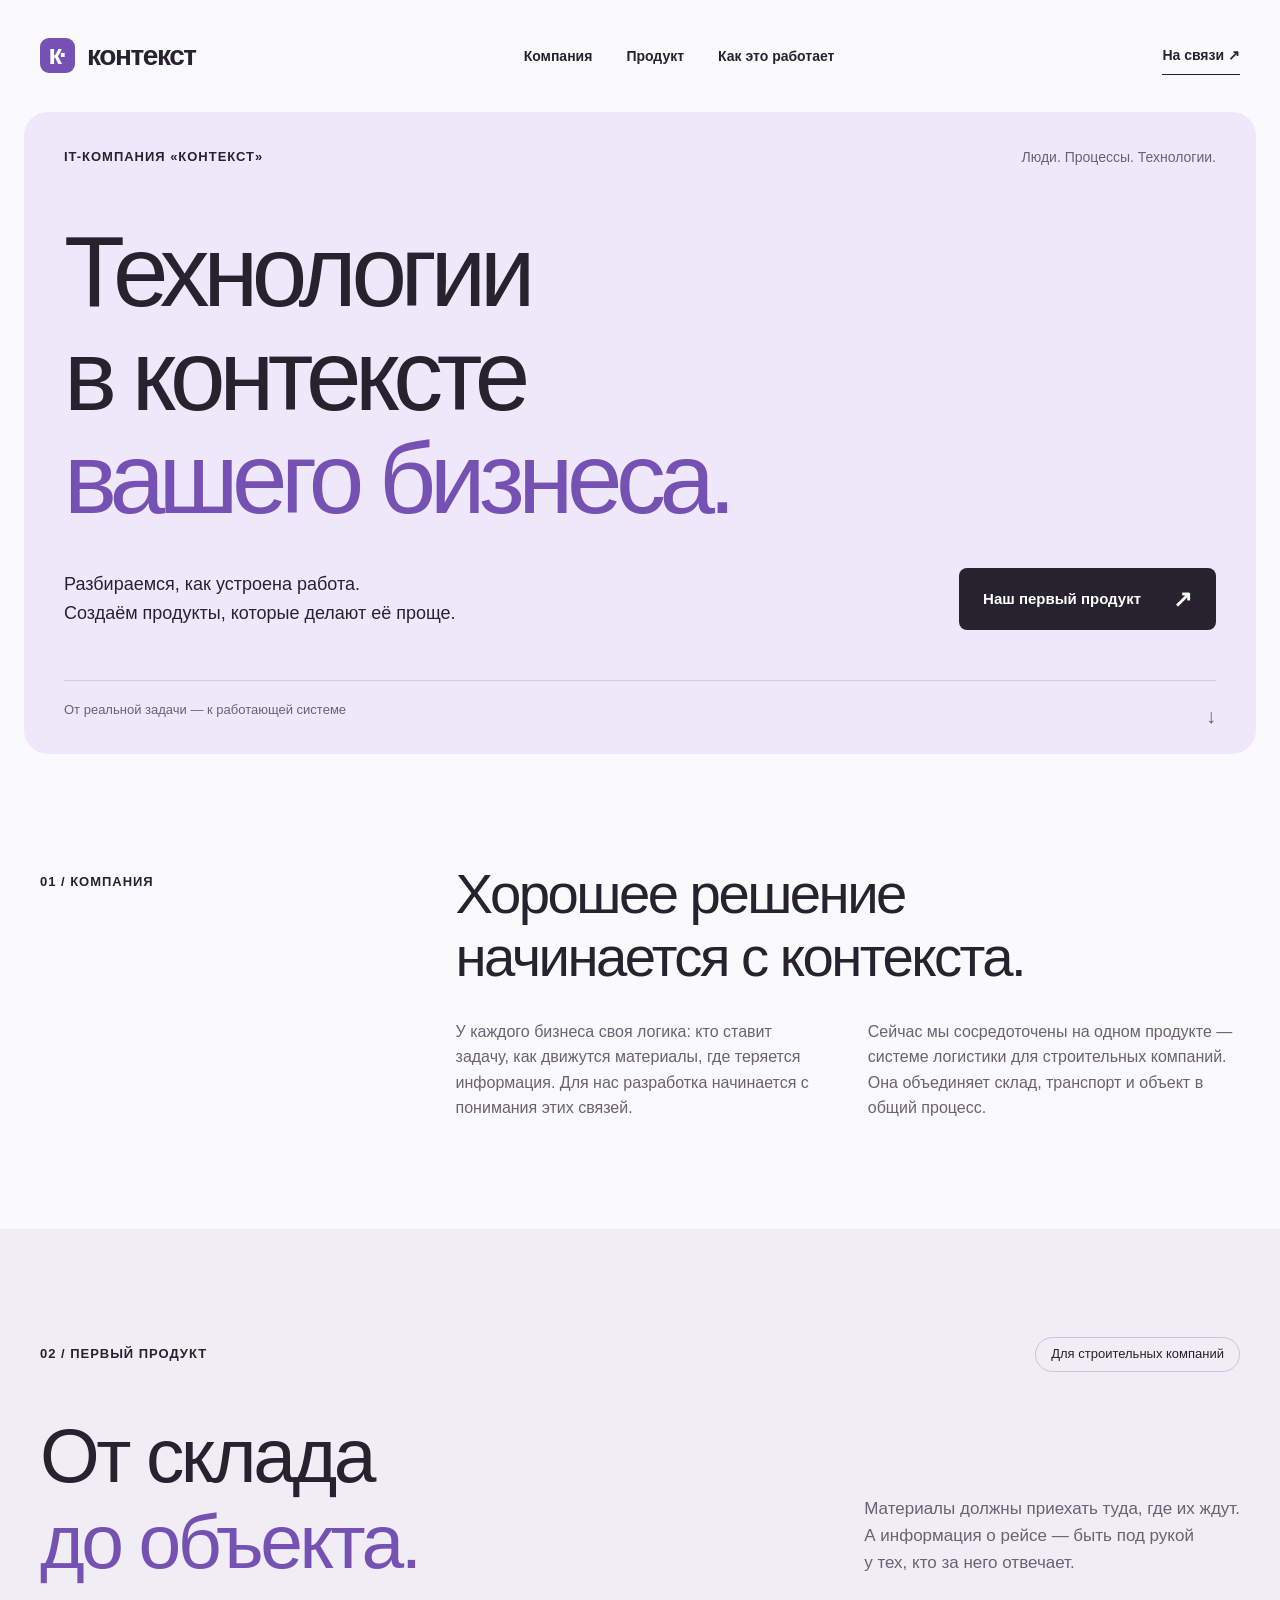
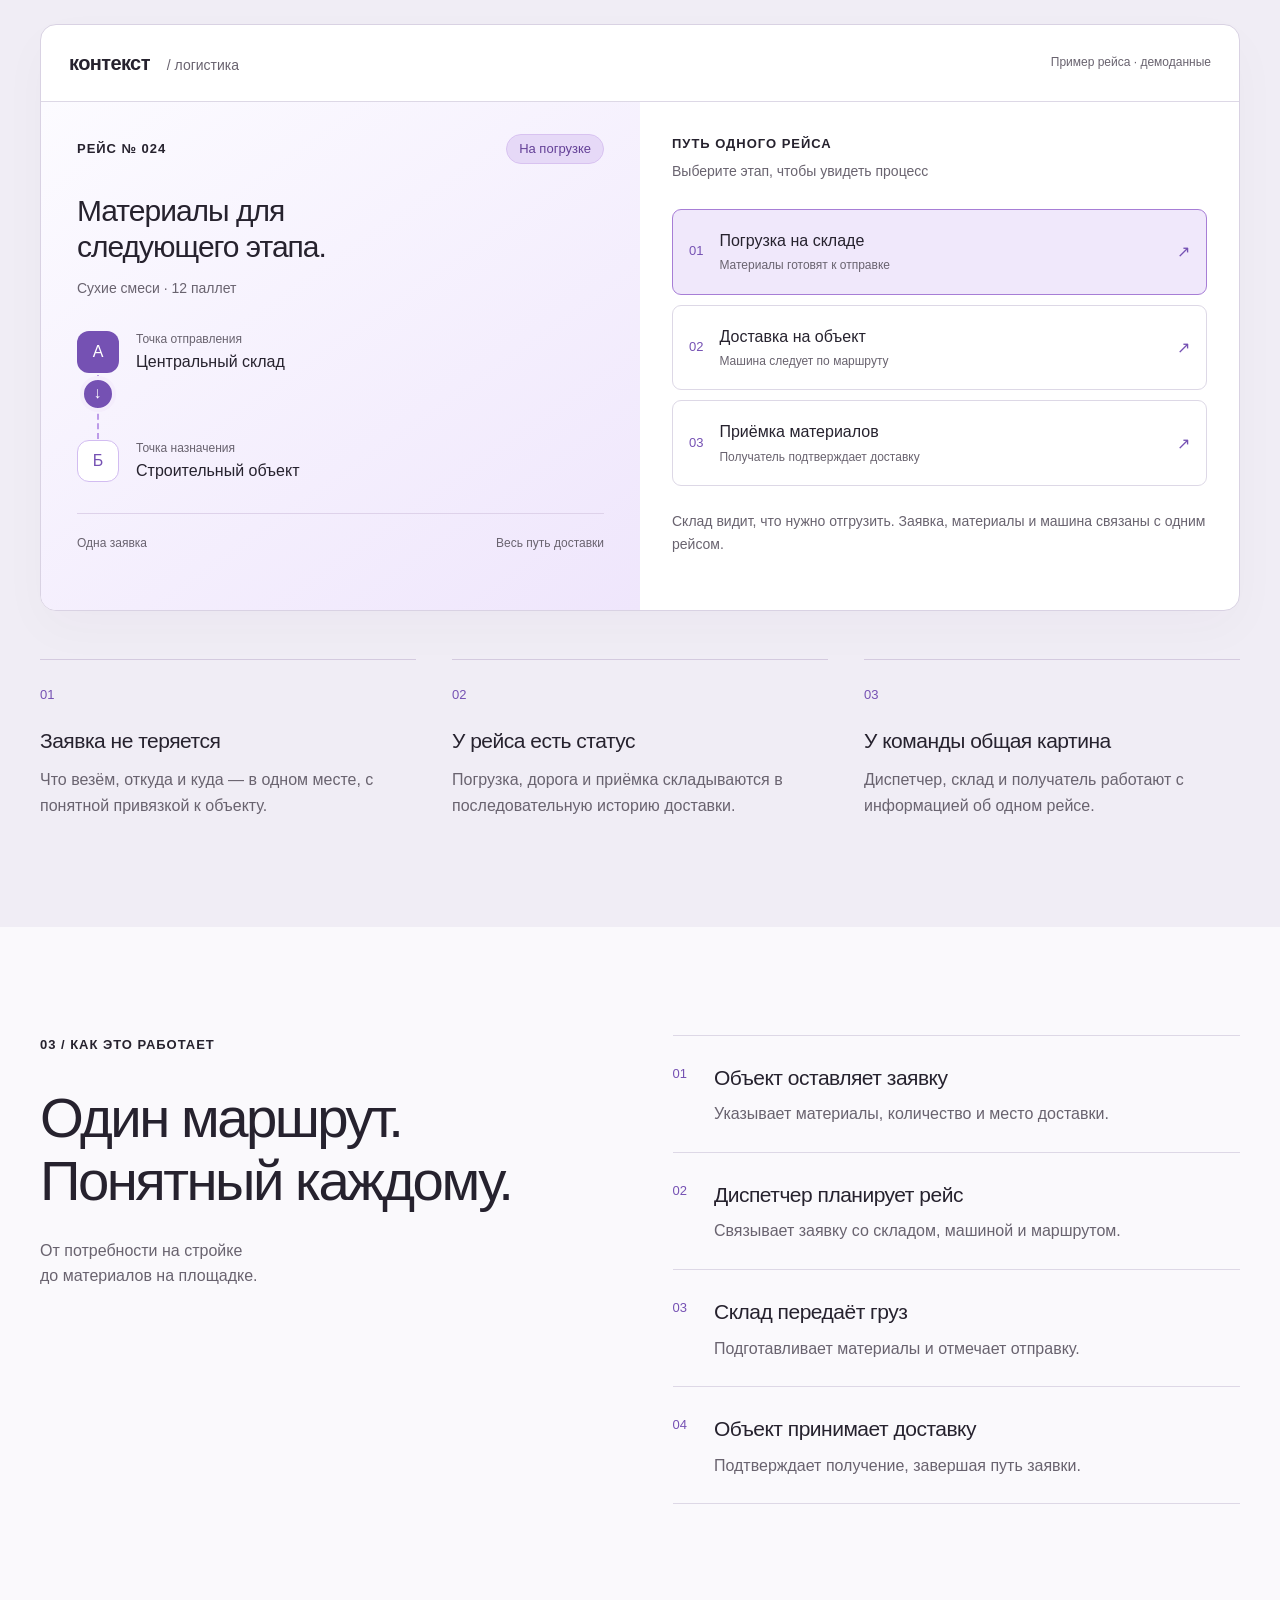
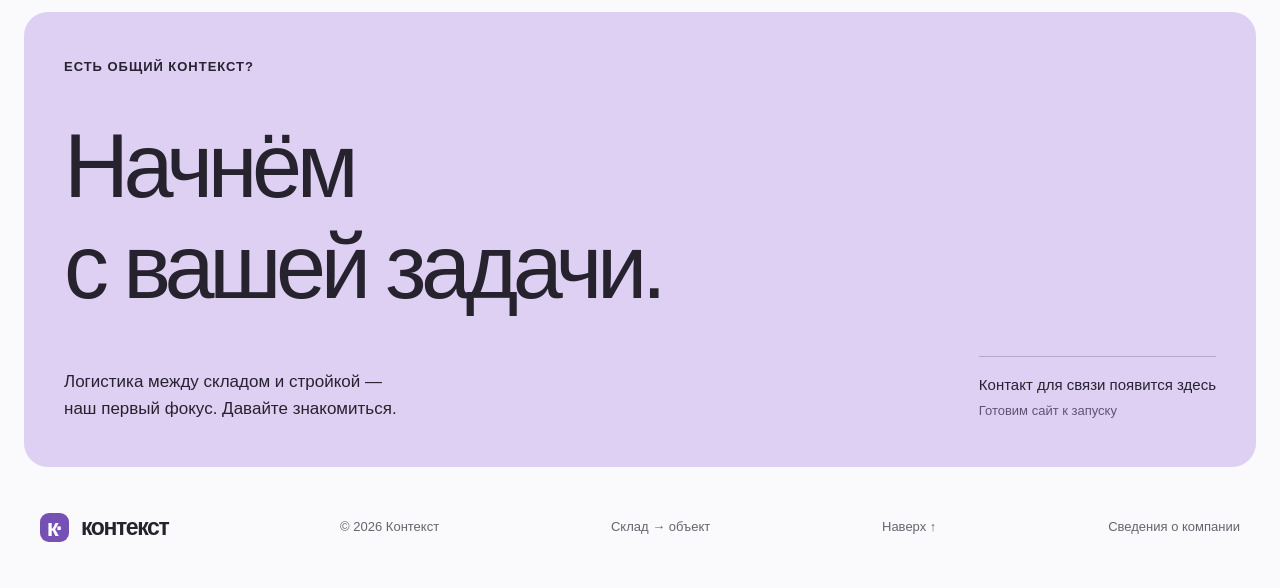
<file: index.html>
﻿<!doctype html>
<html lang="ru">
<head>
<meta charset="UTF-8"><meta name="viewport" content="width=device-width, initial-scale=1">
<title>Контекст — IT-компания · Логистика для строительства</title>
<meta name="description" content="Контекст — IT-компания. Создаём систему логистики для строительных компаний: от погрузки на складе до доставки материалов на объект.">
<meta name="theme-color" content="#eee8fa"><meta property="og:type" content="website"><meta property="og:locale" content="ru_RU"><meta property="og:title" content="Контекст — технологии в контексте вашего бизнеса"><meta property="og:description" content="Первый продукт — система логистики для строительных компаний. Склад, транспорт и объект в одном процессе.">
<link rel="icon" href="favicon.svg" type="image/svg+xml"><link rel="stylesheet" href="styles.css"><script src="script.js" defer></script>
</head>
<body>
<a class="skip-link" href="#main">Перейти к содержанию</a>
<header class="header wrap"><a class="brand" href="#top"><span class="brand-mark" aria-hidden="true">к·</span>контекст</a><nav class="nav" id="navigation" aria-label="Основная навигация"><a href="#about">Компания</a><a href="#product">Продукт</a><a href="#process">Как это работает</a></nav><a class="header-link" href="#contact">На связи ↗</a><button class="menu" type="button" aria-label="Открыть меню" aria-controls="navigation" aria-expanded="false">Меню +</button></header>
<main id="main">
<section class="hero wrap" id="top"><div class="hero-topline"><span class="eyebrow">IT-компания «Контекст»</span><span class="hero-index">Люди. Процессы. Технологии.</span></div><h1>Технологии<br>в контексте<br><span>вашего бизнеса.</span></h1><div class="hero-bottom"><p>Разбираемся, как устроена работа.<br>Создаём продукты, которые делают её проще.</p><a class="button" href="#product">Наш первый продукт <span aria-hidden="true">↗</span></a></div><div class="hero-caption"><span>От реальной задачи — к работающей системе</span><span aria-hidden="true">↓</span></div></section>
<section class="intro wrap section" id="about"><p class="eyebrow">01 / Компания</p><div><h2>Хорошее решение<br>начинается с контекста.</h2><div class="intro-columns"><p>У каждого бизнеса своя логика: кто ставит задачу, как движутся материалы, где теряется информация. Для нас разработка начинается с понимания этих связей.</p><p>Сейчас мы сосредоточены на одном продукте — системе логистики для строительных компаний. Она объединяет склад, транспорт и объект в общий процесс.</p></div></div></section>
<section class="product section" id="product"><div class="wrap"><div class="section-top"><p class="eyebrow">02 / Первый продукт</p><span class="pill">Для строительных компаний</span></div><div class="product-heading"><h2>От склада<br><span>до объекта.</span></h2><p>Материалы должны приехать туда, где их ждут.<br>А информация о рейсе — быть под рукой<br>у тех, кто за него отвечает.</p></div>
<div class="logistics-demo" aria-label="Демонстрация маршрута доставки"><div class="demo-header"><span class="demo-brand">контекст <b>/ логистика</b></span><span class="demo-label">Пример рейса · демоданные</span></div><div class="demo-body"><div class="route-panel"><div class="route-title"><span class="eyebrow">Рейс № 024</span><span class="status" id="route-status">На погрузке</span></div><h3>Материалы для<br>следующего этапа.</h3><p class="cargo">Сухие смеси · 12 паллет</p><div class="route-diagram"><div class="route-node"><span class="node-icon" aria-hidden="true">А</span><div><small>Точка отправления</small><strong>Центральный склад</strong></div></div><div class="route-line"><span id="route-marker" aria-hidden="true">→</span></div><div class="route-node"><span class="node-icon destination" aria-hidden="true">Б</span><div><small>Точка назначения</small><strong>Строительный объект</strong></div></div></div><div class="route-meta"><span>Одна заявка</span><span>Весь путь доставки</span></div></div><div class="timeline-panel"><p class="eyebrow">Путь одного рейса</p><p class="demo-hint">Выберите этап, чтобы увидеть процесс</p><div class="stage-list" role="group" aria-label="Этапы демонстрационного рейса"><button class="stage active" type="button" data-stage="0" aria-pressed="true"><span class="stage-number">01</span><span><strong>Погрузка на складе</strong><small>Материалы готовят к отправке</small></span><span class="stage-arrow" aria-hidden="true">↗</span></button><button class="stage" type="button" data-stage="1" aria-pressed="false"><span class="stage-number">02</span><span><strong>Доставка на объект</strong><small>Машина следует по маршруту</small></span><span class="stage-arrow" aria-hidden="true">↗</span></button><button class="stage" type="button" data-stage="2" aria-pressed="false"><span class="stage-number">03</span><span><strong>Приёмка материалов</strong><small>Получатель подтверждает доставку</small></span><span class="stage-arrow" aria-hidden="true">↗</span></button></div><p class="stage-description" id="stage-description" role="status" aria-live="polite">Склад видит, что нужно отгрузить. Заявка, материалы и машина связаны с одним рейсом.</p></div></div></div>
<div class="benefits"><article><span>01</span><h3>Заявка не теряется</h3><p>Что везём, откуда и куда — в одном месте, с понятной привязкой к объекту.</p></article><article><span>02</span><h3>У рейса есть статус</h3><p>Погрузка, дорога и приёмка складываются в последовательную историю доставки.</p></article><article><span>03</span><h3>У команды общая картина</h3><p>Диспетчер, склад и получатель работают с информацией об одном рейсе.</p></article></div></div></section>
<section class="process wrap section" id="process"><div><p class="eyebrow">03 / Как это работает</p><h2>Один маршрут.<br>Понятный каждому.</h2><p class="section-lead">От потребности на стройке<br>до материалов на площадке.</p></div><ol class="process-steps"><li><span>01</span><div><h3>Объект оставляет заявку</h3><p>Указывает материалы, количество и место доставки.</p></div></li><li><span>02</span><div><h3>Диспетчер планирует рейс</h3><p>Связывает заявку со складом, машиной и маршрутом.</p></div></li><li><span>03</span><div><h3>Склад передаёт груз</h3><p>Подготавливает материалы и отмечает отправку.</p></div></li><li><span>04</span><div><h3>Объект принимает доставку</h3><p>Подтверждает получение, завершая путь заявки.</p></div></li></ol></section>
<section class="contact wrap" id="contact"><p class="eyebrow">Есть общий контекст?</p><h2>Начнём<br>с вашей задачи.</h2><div class="contact-bottom"><p>Логистика между складом и стройкой —<br>наш первый фокус. Давайте знакомиться.</p><div class="contact-pending"><span>Контакт для связи появится здесь</span><small>Готовим сайт к запуску</small></div></div></section>
</main><footer class="footer wrap"><a class="brand" href="#top"><span class="brand-mark" aria-hidden="true">к·</span>контекст</a><span>© <span id="year">2026</span> Контекст</span><a href="#product">Склад → объект</a><a href="#top">Наверх ↑</a><a href="company.html">Сведения о компании</a></footer>
</body></html>
</file>
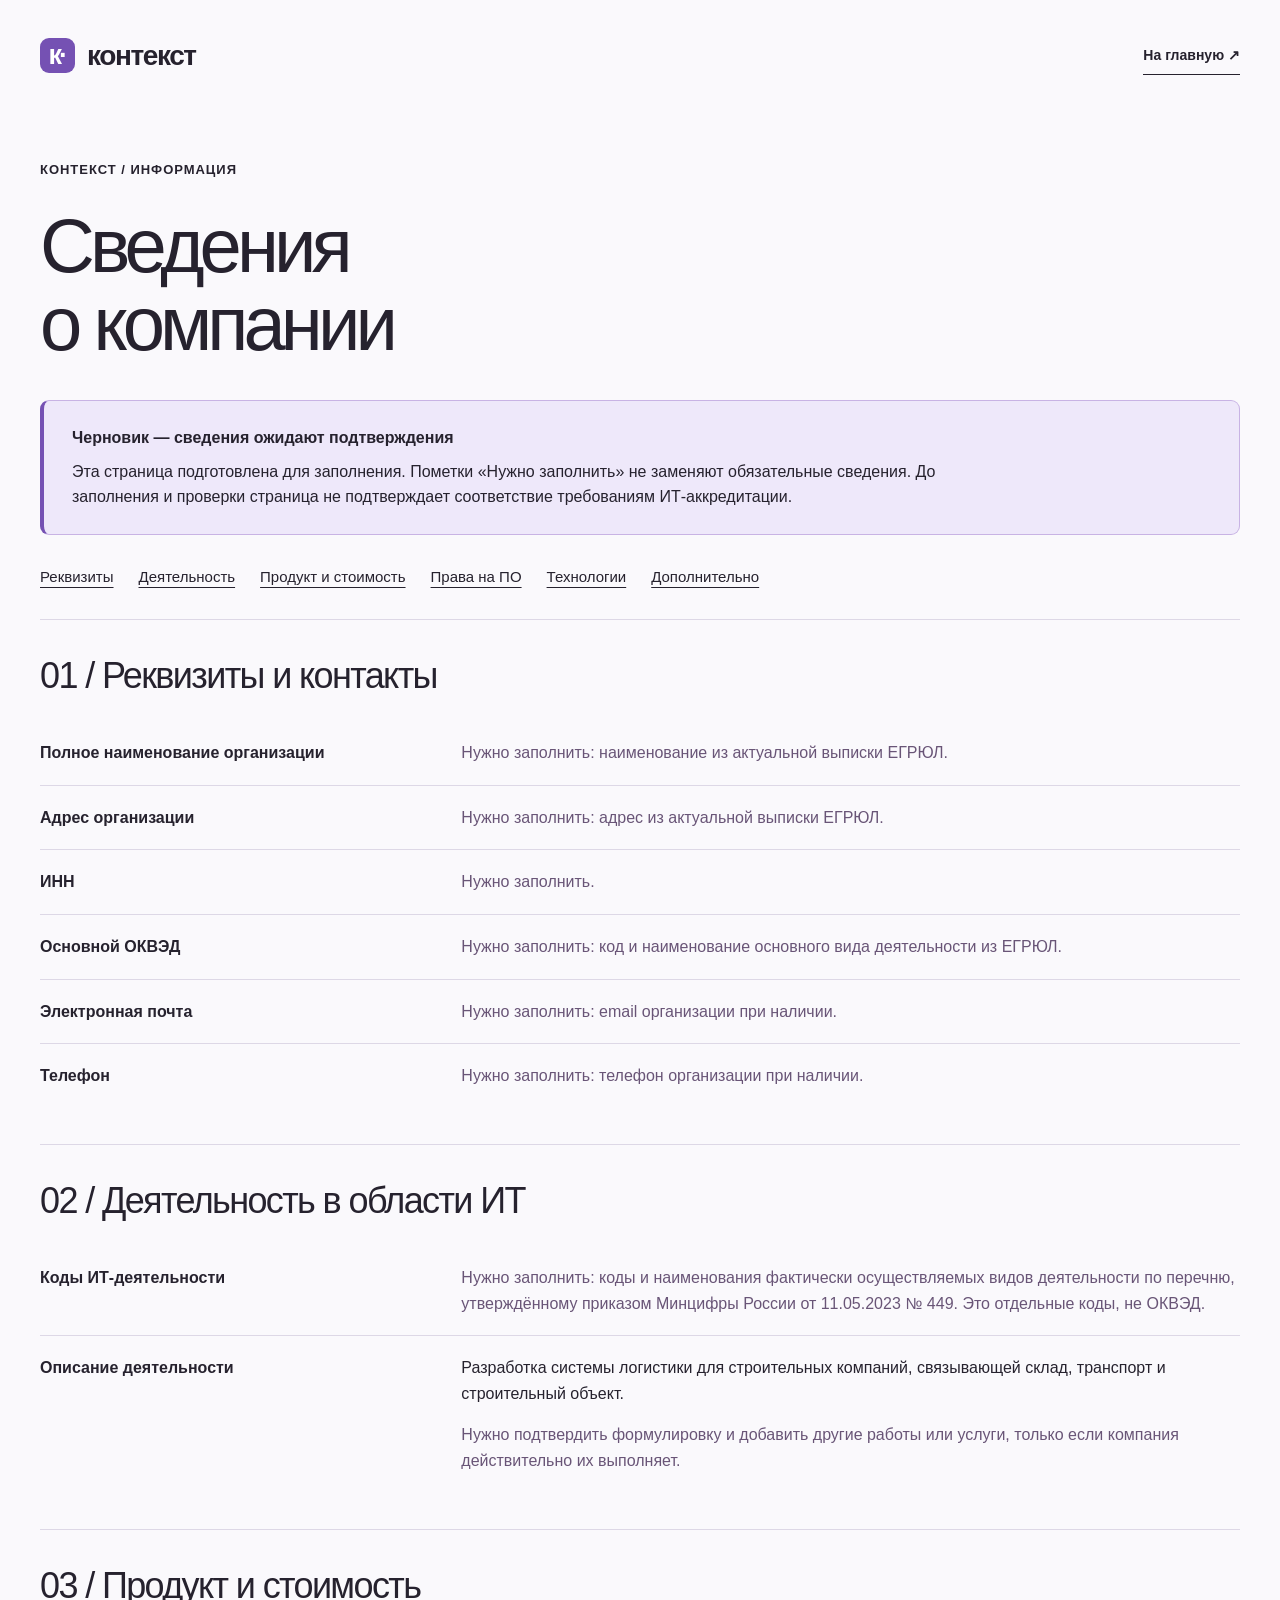
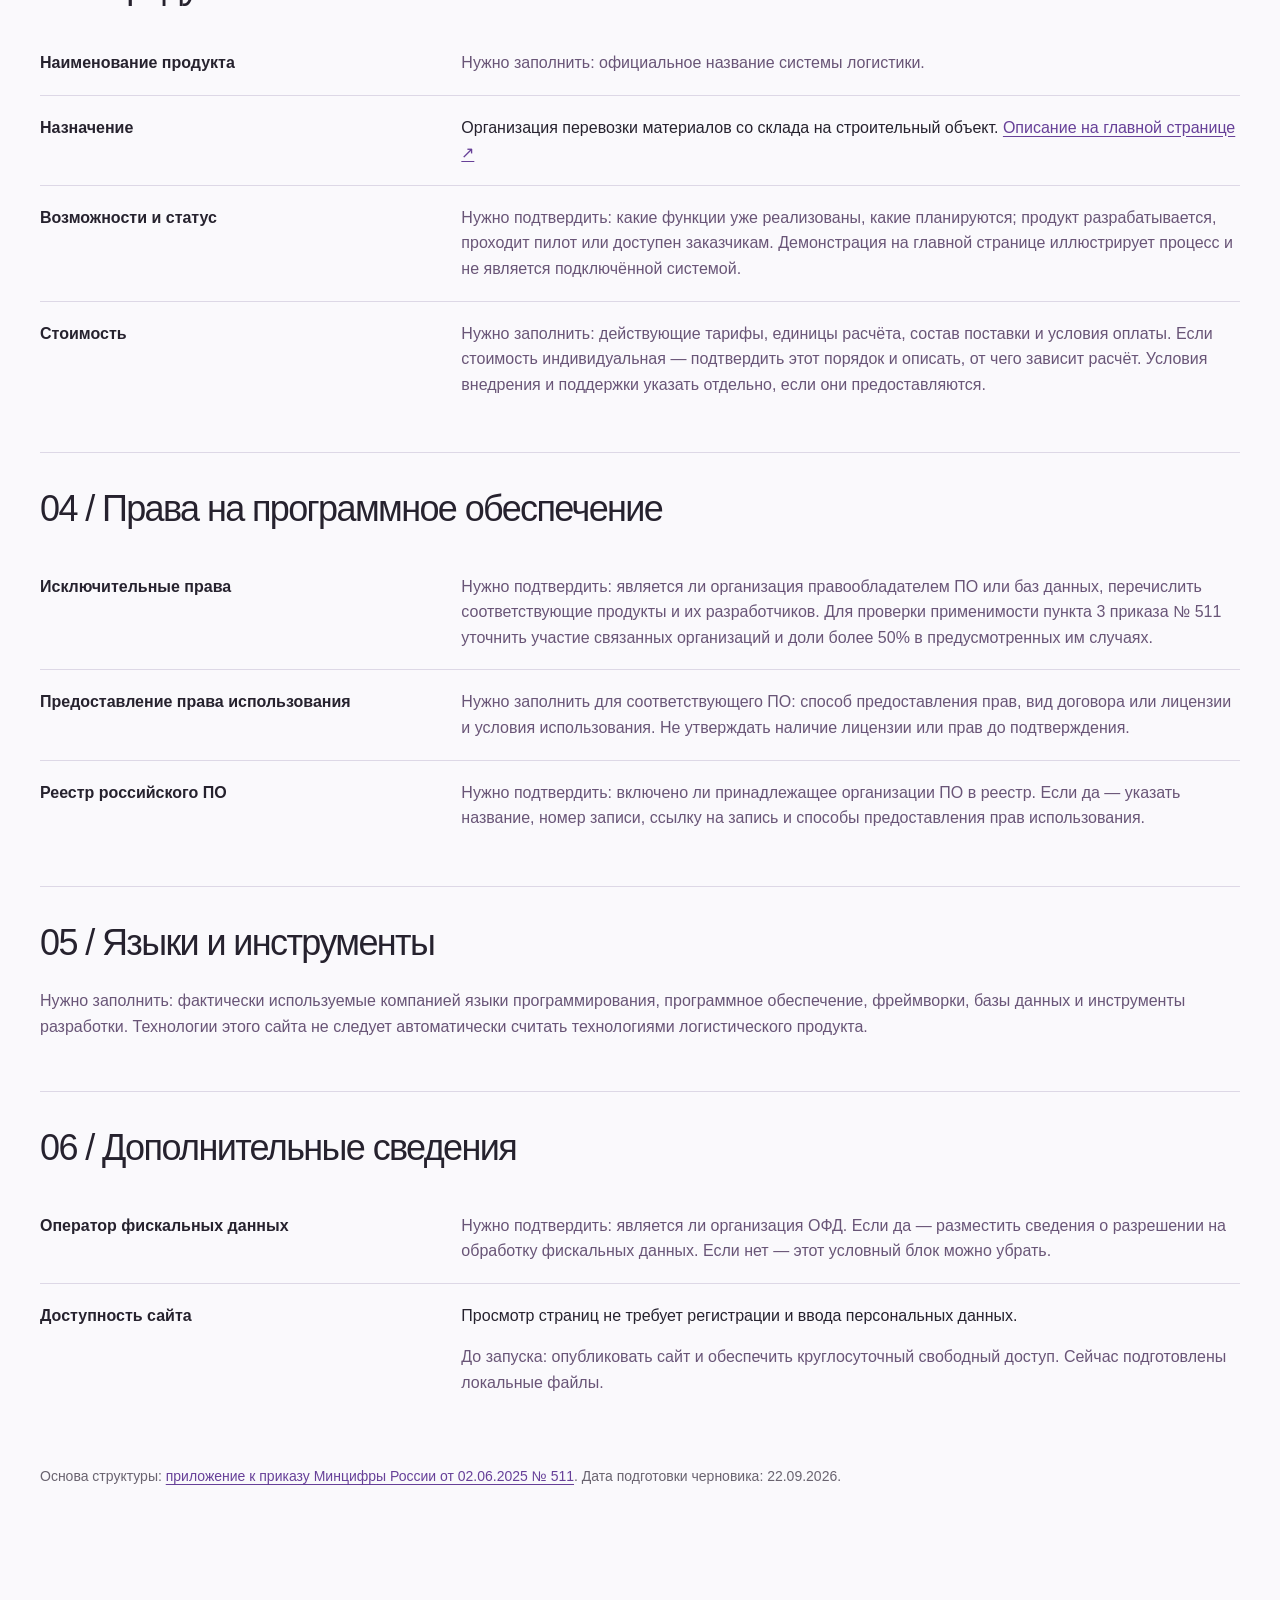
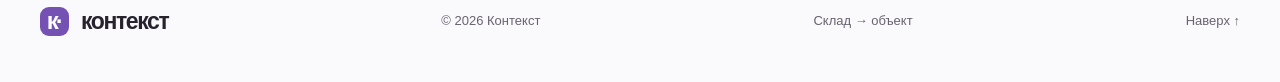
<file: company.html>
﻿<!doctype html>
<html lang="ru">
<head>
<meta charset="UTF-8"><meta name="viewport" content="width=device-width, initial-scale=1">
<title>Сведения о компании — Контекст</title>
<meta name="description" content="Сведения о компании Контекст, её деятельности и программном продукте для логистики строительных компаний.">
<meta name="robots" content="noindex, nofollow"><meta name="theme-color" content="#eee8fa">
<link rel="icon" href="favicon.svg" type="image/svg+xml"><link rel="stylesheet" href="styles.css">
</head>
<body>
<a class="skip-link" href="#main">Перейти к содержанию</a>
<header class="header wrap company-header"><a class="brand" href="index.html"><span class="brand-mark" aria-hidden="true">к·</span>контекст</a><a class="header-link" href="index.html">На главную ↗</a></header>
<main id="main" class="company-page wrap">
<p class="eyebrow">Контекст / Информация</p><h1>Сведения<br>о компании</h1>
<aside class="draft-notice" aria-label="Статус документа"><strong>Черновик — сведения ожидают подтверждения</strong><p>Эта страница подготовлена для заполнения. Пометки «Нужно заполнить» не заменяют обязательные сведения. До заполнения и проверки страница не подтверждает соответствие требованиям ИТ-аккредитации.</p></aside>
<nav class="company-nav" aria-label="Разделы сведений"><a href="#details">Реквизиты</a><a href="#activities">Деятельность</a><a href="#software">Продукт и стоимость</a><a href="#rights">Права на ПО</a><a href="#technology">Технологии</a><a href="#additional">Дополнительно</a></nav>
<section class="company-section" id="details"><h2>01 / Реквизиты и контакты</h2><dl class="company-data">
<div><dt>Полное наименование организации</dt><dd class="pending">Нужно заполнить: наименование из актуальной выписки ЕГРЮЛ.</dd></div>
<div><dt>Адрес организации</dt><dd class="pending">Нужно заполнить: адрес из актуальной выписки ЕГРЮЛ.</dd></div>
<div><dt>ИНН</dt><dd class="pending">Нужно заполнить.</dd></div>
<div><dt>Основной ОКВЭД</dt><dd class="pending">Нужно заполнить: код и наименование основного вида деятельности из ЕГРЮЛ.</dd></div>
<div><dt>Электронная почта</dt><dd class="pending">Нужно заполнить: email организации при наличии.</dd></div>
<div><dt>Телефон</dt><dd class="pending">Нужно заполнить: телефон организации при наличии.</dd></div>
</dl></section>
<section class="company-section" id="activities"><h2>02 / Деятельность в области ИТ</h2><dl class="company-data"><div><dt>Коды ИТ-деятельности</dt><dd class="pending">Нужно заполнить: коды и наименования фактически осуществляемых видов деятельности по перечню, утверждённому приказом Минцифры России от 11.05.2023 № 449. Это отдельные коды, не ОКВЭД.</dd></div><div><dt>Описание деятельности</dt><dd>Разработка системы логистики для строительных компаний, связывающей склад, транспорт и строительный объект.<p class="pending">Нужно подтвердить формулировку и добавить другие работы или услуги, только если компания действительно их выполняет.</p></dd></div></dl></section>
<section class="company-section" id="software"><h2>03 / Продукт и стоимость</h2><dl class="company-data"><div><dt>Наименование продукта</dt><dd class="pending">Нужно заполнить: официальное название системы логистики.</dd></div><div><dt>Назначение</dt><dd>Организация перевозки материалов со склада на строительный объект. <a class="inline-link" href="index.html#product">Описание на главной странице ↗</a></dd></div><div><dt>Возможности и статус</dt><dd class="pending">Нужно подтвердить: какие функции уже реализованы, какие планируются; продукт разрабатывается, проходит пилот или доступен заказчикам. Демонстрация на главной странице иллюстрирует процесс и не является подключённой системой.</dd></div><div><dt>Стоимость</dt><dd class="pending">Нужно заполнить: действующие тарифы, единицы расчёта, состав поставки и условия оплаты. Если стоимость индивидуальная — подтвердить этот порядок и описать, от чего зависит расчёт. Условия внедрения и поддержки указать отдельно, если они предоставляются.</dd></div></dl></section>
<section class="company-section" id="rights"><h2>04 / Права на программное обеспечение</h2><dl class="company-data"><div><dt>Исключительные права</dt><dd class="pending">Нужно подтвердить: является ли организация правообладателем ПО или баз данных, перечислить соответствующие продукты и их разработчиков. Для проверки применимости пункта 3 приказа № 511 уточнить участие связанных организаций и доли более 50% в предусмотренных им случаях.</dd></div><div><dt>Предоставление права использования</dt><dd class="pending">Нужно заполнить для соответствующего ПО: способ предоставления прав, вид договора или лицензии и условия использования. Не утверждать наличие лицензии или прав до подтверждения.</dd></div><div><dt>Реестр российского ПО</dt><dd class="pending">Нужно подтвердить: включено ли принадлежащее организации ПО в реестр. Если да — указать название, номер записи, ссылку на запись и способы предоставления прав использования.</dd></div></dl></section>
<section class="company-section" id="technology"><h2>05 / Языки и инструменты</h2><p class="pending">Нужно заполнить: фактически используемые компанией языки программирования, программное обеспечение, фреймворки, базы данных и инструменты разработки. Технологии этого сайта не следует автоматически считать технологиями логистического продукта.</p></section>
<section class="company-section" id="additional"><h2>06 / Дополнительные сведения</h2><dl class="company-data"><div><dt>Оператор фискальных данных</dt><dd class="pending">Нужно подтвердить: является ли организация ОФД. Если да — разместить сведения о разрешении на обработку фискальных данных. Если нет — этот условный блок можно убрать.</dd></div><div><dt>Доступность сайта</dt><dd>Просмотр страниц не требует регистрации и ввода персональных данных.<p class="pending">До запуска: опубликовать сайт и обеспечить круглосуточный свободный доступ. Сейчас подготовлены локальные файлы.</p></dd></div></dl></section>
<p class="company-source">Основа структуры: <a class="inline-link" href="https://www.consultant.ru/document/cons_doc_LAW_518463/c4e42781be06f090916d2b0374ae06c523d41693/">приложение к приказу Минцифры России от 02.06.2025 № 511</a>. Дата подготовки черновика: 22.09.2026.</p>
</main><footer class="footer wrap"><a class="brand" href="index.html"><span class="brand-mark" aria-hidden="true">к·</span>контекст</a><span>© 2026 Контекст</span><a href="index.html#product">Склад → объект</a><a href="#main">Наверх ↑</a></footer>
</body></html>
</file>
<file: styles.css>
﻿:root{--paper:#faf9fc;--ink:#26222e;--muted:#69636f;--purple:#7551b3;--lavender:#eee8fa;--line:#ddd8e6;font-family:Arial,Helvetica,sans-serif;color:var(--ink);background:var(--paper)}*{box-sizing:border-box}html{scroll-behavior:smooth;scroll-padding-top:28px}body{margin:0;font-size:16px;line-height:1.6}a{color:inherit;text-decoration:none}button{font:inherit;cursor:pointer}a:focus-visible,button:focus-visible{outline:3px solid var(--purple);outline-offset:5px}::selection{background:#d9c5fb}.wrap{max-width:1280px;margin-inline:auto;padding-inline:48px}.skip-link{position:fixed;left:12px;top:-100px;z-index:100;background:var(--ink);color:white;padding:12px 20px}.skip-link:focus{top:12px}.header{height:112px;display:flex;align-items:center;justify-content:space-between;gap:28px}.brand{display:inline-flex;align-items:center;gap:12px;font-weight:700;font-size:28px;letter-spacing:-1.4px}.brand-mark{width:35px;height:35px;display:inline-flex;align-items:center;justify-content:center;background:var(--purple);color:white;font-size:27px;line-height:1;border-radius:9px;letter-spacing:-3px;padding-right:3px}.nav{display:flex;gap:34px}.nav a,.header-link{font-size:14px;font-weight:600}.nav a:hover,.footer a:hover{color:var(--purple)}.header-link{border-bottom:1px solid var(--ink);padding-block:7px}.menu{display:none}.hero{background:var(--lavender);border-radius:24px;padding-top:34px;padding-bottom:22px}.hero-topline{display:flex;align-items:center;justify-content:space-between;gap:20px}.eyebrow{font-size:13px;font-weight:600;letter-spacing:.075em;text-transform:uppercase;margin:0}.hero-index{font-size:14px;color:var(--muted)}h1,h2,h3,p{overflow-wrap:break-word}h1{font-size:clamp(64px,7.8vw,108px);font-weight:500;line-height:1.035;letter-spacing:-.065em;margin:52px 0 38px}h1>span{color:var(--purple)}.hero-bottom{display:flex;justify-content:space-between;align-items:center;gap:32px}.hero-bottom p{font-size:18px;line-height:1.65;margin:0}.button{display:inline-flex;align-items:center;justify-content:space-between;gap:32px;border-radius:8px;padding:19px 24px;font-size:15px;font-weight:600;background:var(--ink);color:white;transition:background .2s,transform .2s}.button:hover{transform:translateY(-3px);background:#4e376d}.button span{font-size:23px;line-height:1}.hero-caption{border-top:1px solid #d5cce2;display:flex;justify-content:space-between;margin-top:50px;padding-top:19px;font-size:13px;color:var(--muted)}.hero-caption>span:last-child{font-size:20px}.section{padding-block:108px}.intro{display:grid;grid-template-columns:1fr 2.1fr;gap:42px}.intro>.eyebrow{padding-top:10px}h2{font-size:clamp(36px,4.4vw,58px);letter-spacing:-.045em;line-height:1.12;font-weight:500;margin:0}.intro-columns{display:grid;grid-template-columns:1fr 1fr;gap:40px;margin-top:30px}.intro-columns p{color:var(--muted);margin:0}.product{background:#f0edf5}.section-top{display:flex;justify-content:space-between;align-items:center;gap:20px}.pill{font-size:13px;border:1px solid #cdc3da;border-radius:99px;padding:6px 15px}.product-heading{display:flex;align-items:end;justify-content:space-between;gap:40px;margin-block:40px}.product-heading h2{font-size:clamp(50px,6vw,78px)}.product-heading h2 span{color:var(--purple)}.product-heading>p{color:var(--muted);margin:0 0 7px;font-size:17px}.logistics-demo{border:1px solid #d9d2e3;background:white;border-radius:16px;box-shadow:0 18px 50px #39235307;overflow:hidden}.demo-header{padding:22px 28px;border-bottom:1px solid var(--line);display:flex;justify-content:space-between;align-items:center;gap:20px}.demo-brand{font-size:20px;font-weight:bold;letter-spacing:-.6px}.demo-brand b{font-size:14px;font-weight:400;letter-spacing:0;color:var(--muted);padding-left:12px}.demo-label{font-size:12px;color:var(--muted)}.demo-body{display:grid;grid-template-columns:1fr 1fr}.route-panel{padding:32px 36px;background:linear-gradient(145deg,#fcfbff,#efe6fc)}.route-title{display:flex;justify-content:space-between;align-items:center;gap:12px}.status{color:#644097;background:#e6d9f7;border:1px solid #d8c2f0;padding:4px 12px;border-radius:99px;font-size:13px}.route-panel h3{font-weight:500;font-size:30px;letter-spacing:-1px;line-height:1.2;margin:29px 0 12px}.cargo{color:var(--muted);font-size:14px;margin:0}.route-diagram{margin:30px 0}.route-node{display:flex;align-items:center;gap:17px}.node-icon{display:grid;place-items:center;width:42px;height:42px;flex-shrink:0;border-radius:12px;background:var(--purple);color:white;font-size:16px}.destination{color:var(--purple);background:white;border:1px solid #d2bcf1}.route-node small,.route-node strong{display:block}.route-node small{font-size:12px;color:var(--muted)}.route-node strong{font-size:16px;font-weight:500}.route-line{height:64px;border-left:2px dashed #bd9be9;margin-left:20px;position:relative}.route-line>span{position:absolute;top:1px;left:-19px;background:var(--purple);color:white;width:28px;height:28px;text-align:center;border:4px solid #f4edfc;box-sizing:content-box;border-radius:50%;line-height:28px;transform:rotate(90deg);transition:top .4s}.route-line>span[data-position="1"]{top:18px}.route-line>span[data-position="2"]{top:36px}.route-meta{display:flex;justify-content:space-between;gap:12px;padding-top:20px;border-top:1px solid #ded2ea;color:var(--muted);font-size:12px}.timeline-panel{padding:32px}.demo-hint{font-size:14px;color:var(--muted);margin:6px 0 26px}.stage-list{display:grid;gap:10px}.stage{display:flex;align-items:center;gap:16px;width:100%;padding:18px 16px;text-align:left;border:1px solid var(--line);border-radius:9px;background:white;color:var(--ink);transition:background .2s,border-color .2s}.stage:hover{background:#f8f5fc;border-color:#ac8bd3}.stage.active{background:#f0e8fb;border-color:#a77ed6}.stage-number{font-size:13px;color:var(--purple)}.stage strong{display:block;font-size:16px;font-weight:500}.stage small{font-size:12px;color:var(--muted);display:block;margin-top:3px}.stage-arrow{margin-left:auto;color:var(--purple)}.stage-description{font-size:14px;color:var(--muted);min-height:68px;margin:24px 0 0}.benefits{display:grid;grid-template-columns:repeat(3,1fr);gap:36px;margin-top:48px}.benefits article{border-top:1px solid #d4cadf;padding-top:21px}.benefits article>span{color:var(--purple);font-size:13px}.benefits h3{font-size:21px;font-weight:500;letter-spacing:-.5px;margin:17px 0 10px}.benefits p{color:var(--muted);margin:0;font-size:16px}.process{display:grid;grid-template-columns:1fr 1fr;gap:65px}.process h2{margin-top:31px}.section-lead{color:var(--muted);margin-top:25px}.process-steps{list-style:none;margin:0;padding:0}.process-steps li{display:flex;gap:27px;border-top:1px solid var(--line);padding:25px 0}.process-steps li:last-child{border-bottom:1px solid var(--line)}.process-steps li>span{color:var(--purple);font-size:13px;padding-top:3px}.process-steps h3{font-size:21px;font-weight:500;letter-spacing:-.5px;margin:0 0 7px}.process-steps p{color:var(--muted);font-size:16px;margin:0}.contact{padding-block:45px;background:#ded0f3;border-radius:24px}.contact h2{font-size:clamp(56px,7.2vw,90px);margin-block:38px;letter-spacing:-.06em}.contact-bottom{display:flex;justify-content:space-between;align-items:end;gap:35px}.contact-bottom p{margin:0;font-size:17px}.contact-pending{border-top:1px solid #b8a3d1;padding-top:16px}.contact-pending>span{display:block;font-size:15px}.contact-pending small{font-size:13px;color:#635371}.footer{display:flex;align-items:center;justify-content:space-between;gap:25px;padding-block:42px;font-size:13px;color:var(--muted)}.footer .brand{color:var(--ink);font-size:23px}.footer .brand-mark{width:29px;height:29px;font-size:24px}
@media(max-width:1350px){.hero,.contact{margin-inline:24px}.wrap{padding-inline:40px}}
@media(max-width:950px){.wrap{padding-inline:28px}.nav{gap:20px}.header{gap:18px}.brand{font-size:25px}.hero h1{font-size:80px}.intro{grid-template-columns:1fr;gap:28px}.section{padding-block:76px}.product-heading{align-items:start}.product-heading>p{max-width:320px}.product-heading>p br{display:none}.route-panel,.timeline-panel{padding:25px 20px}.stage{gap:10px;padding:15px 10px}.process{gap:35px}.contact-bottom{align-items:start}.benefits{gap:24px}}
@media(max-width:700px){html{scroll-padding-top:16px}.wrap{padding-inline:22px}.header{height:auto;min-height:82px;position:relative;flex-wrap:wrap;z-index:10;padding-top:20px;gap:12px}.brand{font-size:24px}.header-link{margin-left:auto;font-size:13px}.menu{display:none;gap:10px;background:none;border:1px solid var(--line);border-radius:7px;padding:8px 10px;font-size:13px;color:var(--ink)}.nav{order:4;width:100%;justify-content:space-between;padding:12px 0 18px;background:var(--paper)}.js .menu{display:inline-flex}.js .header{height:82px;padding-top:0;flex-wrap:nowrap}.js .nav{display:none;position:absolute;left:0;right:0;top:81px;width:auto;padding:20px 24px;box-shadow:0 12px 20px #30223d0d;border-bottom:1px solid var(--line)}.js .nav.open{display:flex;flex-direction:column;gap:22px}.hero,.contact{margin-inline:12px;border-radius:17px}.hero{padding-top:25px}.hero-index{display:none}.eyebrow{font-size:12px}.hero h1{font-size:clamp(40px,9.7vw,68px);margin:39px 0 30px;letter-spacing:-.055em;line-height:1.08}.hero-bottom{display:block}.hero-bottom p{font-size:16px}.hero-bottom .button{margin-top:28px}.button{padding:16px 20px}.hero-caption{margin-top:36px;font-size:12px;gap:20px}.section{padding-block:64px}.intro-columns{grid-template-columns:1fr;gap:18px;margin-top:24px}h2{font-size:36px}.section-top{align-items:start;gap:16px;flex-direction:column}.product-heading{display:block;margin-block:30px}.product-heading h2{font-size:52px}.product-heading>p{margin-top:22px;max-width:none;font-size:16px}.demo-header{padding:16px 18px;flex-wrap:wrap;gap:4px}.demo-brand{font-size:18px}.demo-body{grid-template-columns:1fr}.route-panel,.timeline-panel{padding:25px 22px}.route-panel h3{font-size:28px}.route-diagram{margin-block:25px}.stage{padding:17px 14px;gap:16px}.stage-description{min-height:0}.benefits{grid-template-columns:1fr;gap:26px;margin-top:32px}.benefits h3{margin-top:9px}.process{grid-template-columns:1fr;gap:28px}.process h2{margin-top:23px}.contact{padding-block:32px}.contact h2{font-size:58px;margin-block:30px}.contact-bottom{display:block}.contact-bottom p{font-size:16px}.contact-pending{margin-top:30px}.footer{display:grid;grid-template-columns:1fr 1fr;gap:24px 15px;padding-block:32px}.footer>*:nth-child(even){text-align:right}.footer .brand{font-size:22px}}
@media(max-width:380px){.header-link{display:none}.menu{margin-left:auto}.contact h2{font-size:48px}.route-panel,.timeline-panel{padding:22px 16px}.stage{gap:10px}.stage strong{font-size:14px}}
@media(prefers-reduced-motion:reduce){html{scroll-behavior:auto}*,*::before,*::after{transition:none!important;animation:none!important}}
/* Company information: draft until factual details are supplied. */
.company-page{padding-top:48px;padding-bottom:60px}.company-page h1{font-size:clamp(44px,6vw,76px);margin:26px 0 36px}.draft-notice{padding:24px 28px;border:1px solid #c8b3e4;border-left:4px solid var(--purple);border-radius:9px;background:var(--lavender)}.draft-notice p{margin:8px 0 0;max-width:900px}.company-nav{display:flex;flex-wrap:wrap;gap:12px 25px;padding-block:30px}.company-nav a{font-size:15px;text-decoration:underline;text-underline-offset:5px}.company-section{border-top:1px solid var(--line);padding-block:36px}.company-section h2{font-size:clamp(26px,3vw,36px);margin-bottom:25px}.company-data{margin:0}.company-data>div{display:grid;grid-template-columns:minmax(170px,1fr) 2fr;gap:32px;padding:19px 0;border-bottom:1px solid var(--line)}.company-data>div:last-child{border-bottom:0}.company-data dt{font-weight:600}.company-data dd{margin:0;overflow-wrap:anywhere}.company-data dd p{margin-bottom:0}.pending{color:#695577}.inline-link{color:#674098;text-decoration:underline;text-underline-offset:3px}.company-source{font-size:14px;color:var(--muted)}.footer{flex-wrap:wrap}.company-header .header-link{display:block}
@media(max-width:700px){.company-page{padding-top:30px}.company-header{padding-top:0;flex-wrap:nowrap}.company-data>div{grid-template-columns:1fr;gap:8px}.draft-notice{padding:20px}.company-section{padding-block:28px}.company-nav{gap:14px 22px}.company-page h1{font-size:46px}}
</file>
